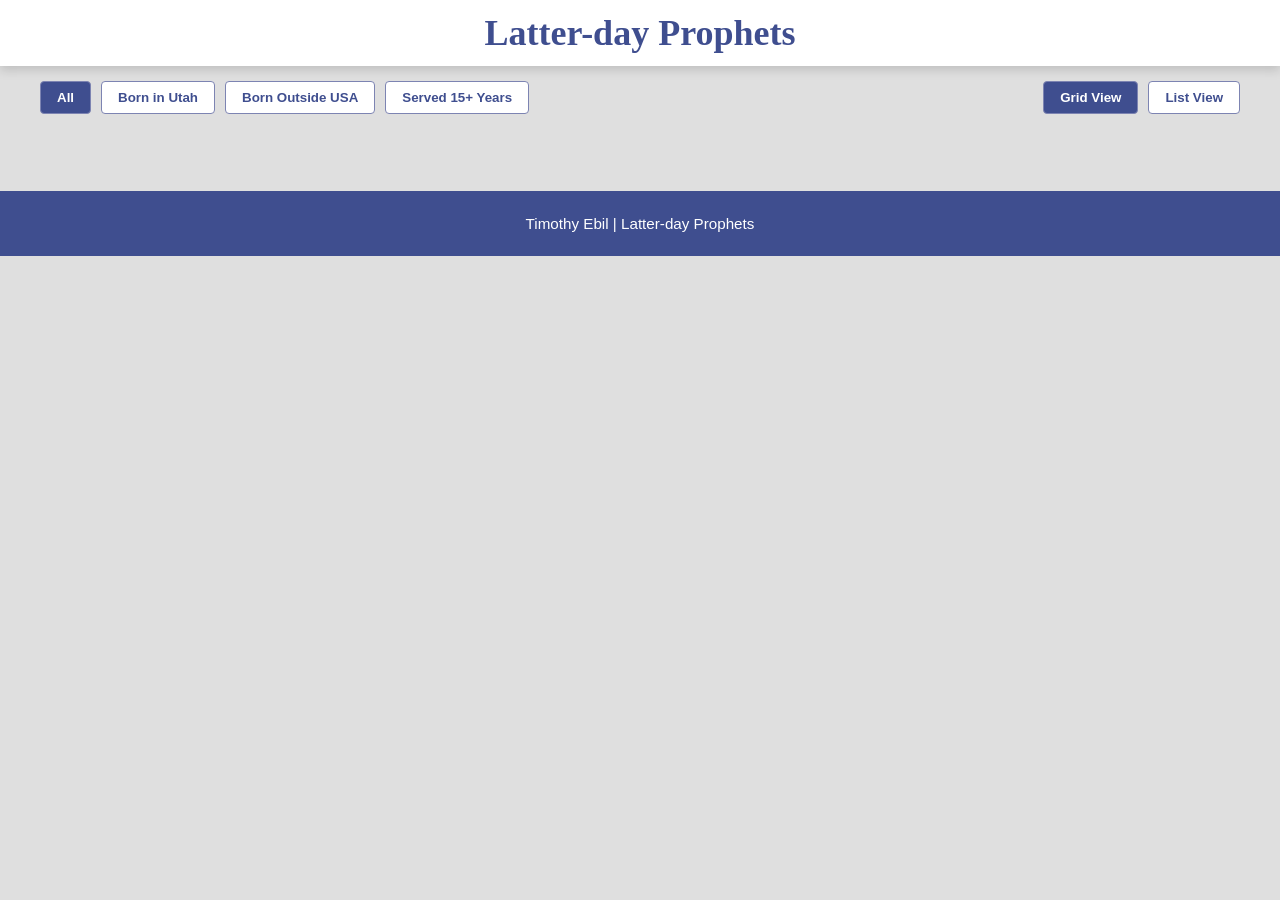
<file: prophets.html>
<!DOCTYPE html>
<html lang="en">
<head>
  <meta charset="UTF-8">
  <meta name="viewport" content="width=device-width, initial-scale=1.0">
  <meta name="author" content="Timothy Ebil">
  <title>Latter-day Prophets | Timothy Ebil Portfolio</title>
  <link rel="stylesheet" href="styles/prophets.css">
  <script src="scripts/prophets.js" defer></script>
</head>
<body>
  <header>
    <h1>Latter-day Prophets</h1>
  </header>
  
  <nav class="controls-bar">
    <div class="filter-group">
      <button id="all" class="active">All</button>
      <button id="utah">Born in Utah</button>
      <button id="outside">Born Outside USA</button>
      <button id="long-serve">Served 15+ Years</button>
    </div>
    <div class="layout-group">
      <button id="gridBtn" class="active">Grid View</button>
      <button id="listBtn">List View</button>
    </div>
  </nav>

  <main>
    <div id="cards" class="grid-view"></div>
  </main>
  
  <footer>
    Timothy Ebil | Latter-day Prophets
  </footer>
</body>
</html>
</file>
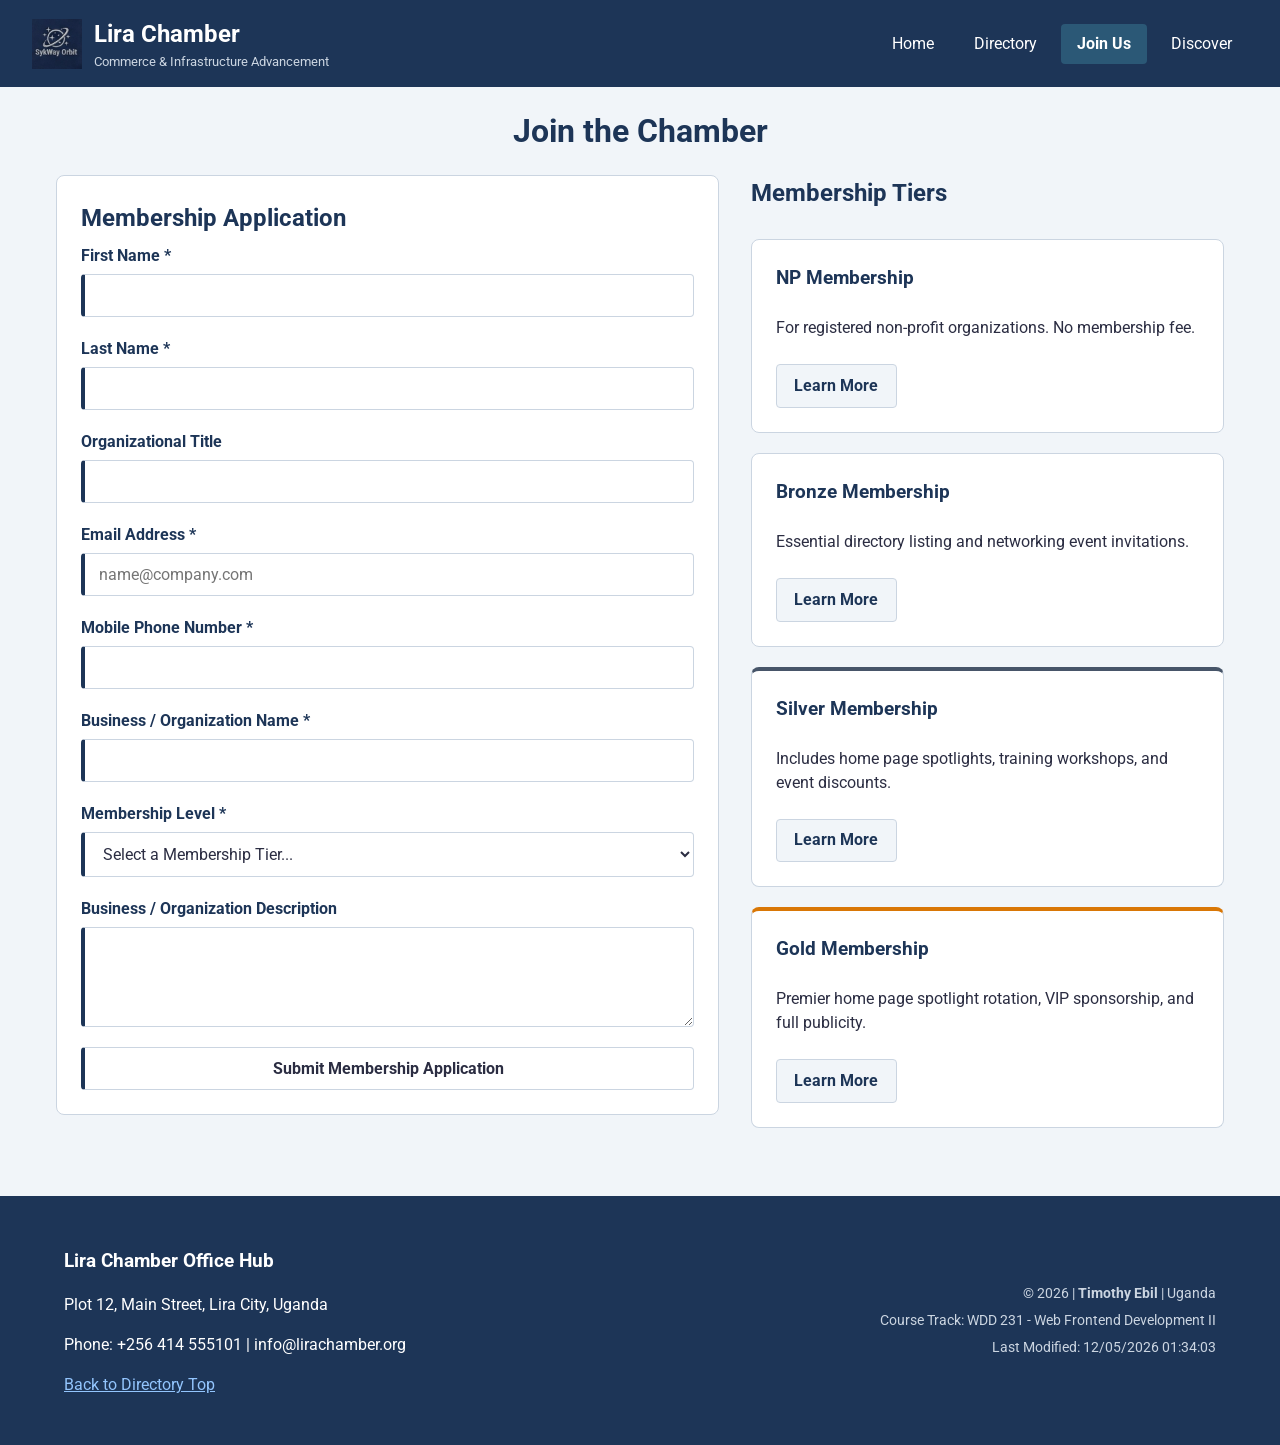
<file: chamber/join.html>
<!DOCTYPE html>
<html lang="en">
<head>
    <meta charset="UTF-8">
    <meta name="viewport" content="width=device-width, initial-scale=1.0">
    <title>Lira Chamber of Commerce - Join Us</title>
    <meta name="description" content="Apply for membership with the Lira Chamber of Commerce. Explore Non-Profit, Bronze, Silver, and Gold business partnership tiers.">
    <meta name="author" content="Timothy Ebil">
    
    <!-- Favicon -->
    <link rel="icon" href="images/sykway-logo.webp" type="image/webp">
    
    <!-- Exact Google Fonts Links Required by the Autograder -->
    <link rel="preconnect" href="https://fonts.googleapis.com">
    <link rel="preconnect" href="https://fonts.gstatic.com" crossorigin>
    <link href="https://fonts.googleapis.com/css2?family=Roboto:wght@300;400;700&display=swap" rel="stylesheet">
    
    <!-- Open Graph Meta Tags -->
    <meta property="og:title" content="Lira Chamber of Commerce - Membership Application">
    <meta property="og:description" content="Join our regional business network to access training, advertising spotlights, and trade events.">
    <meta property="og:image" content="https://timothyebil.github.io/wdd231/chamber/images/sykway-logo.webp">
    <meta property="og:url" content="https://timothyebil.github.io/wdd231/chamber/join.html">
    <meta property="og:type" content="website">
    
    <!-- External Stylesheets -->
    <link rel="stylesheet" href="styles/chamber-small.css">
    <link rel="stylesheet" href="styles/chamber-larger.css">
    
    <!-- Deferred JavaScript Module -->
    <script src="scripts/join.js" defer></script>
</head>
<body>
    <header>
        <div class="brand-group">
            <img src="images/sykway-logo.webp" class="site-logo" alt="SykWay Orbit Brand Logo" width="50" height="50">
            <div class="brand-text">
                <div class="header-title">Lira Chamber</div>
                <span>Commerce &amp; Infrastructure Advancement</span>
            </div>
        </div>
        <button id="navToggle" aria-label="Toggle Navigation Options Menu" aria-expanded="false">☰</button>
        <nav id="primaryNav">
            <a href="index.html">Home</a>
            <a href="directory.html">Directory</a>
            <a href="join.html" class="active">Join Us</a>
            <a href="discover.html">Discover</a>
        </nav>
    </header>

    <main>
        <h1>Join the Chamber</h1>

        <div class="join-layout">
            <!-- Membership Application Form -->
            <section class="chamber-card">
                <h2>Membership Application</h2>
                <form method="get" action="thankyou.html" class="join-form">
                    <label>
                        First Name *
                        <input type="text" name="fname" title="Enter your first name" autocomplete="given-name" required>
                    </label>

                    <label>
                        Last Name *
                        <input type="text" name="lname" title="Enter your last name" autocomplete="family-name" required>
                    </label>

                    <label>
                        Organizational Title
                        <input type="text" name="orgtitle" title="Letters, hyphens, and spaces only (minimum 7 characters)" autocomplete="organization-title" pattern="[A-Za-z\-\s]{7,}">
                    </label>

                    <label>
                        Email Address *
                        <input type="email" name="email" title="Enter a valid email address" autocomplete="email" placeholder="name@company.com" required>
                    </label>

                    <label>
                        Mobile Phone Number *
                        <input type="tel" name="phone" title="Enter your mobile phone number" autocomplete="tel" required>
                    </label>

                    <label>
                        Business / Organization Name *
                        <input type="text" name="organization" title="Enter your business or organization name" autocomplete="organization" required>
                    </label>

                    <label>
                        Membership Level *
                        <select name="membership" title="Select a membership tier" required>
                            <option value="" disabled selected>Select a Membership Tier...</option>
                            <option value="np">NP Membership (Non-Profit - No Fee)</option>
                            <option value="bronze">Bronze Membership</option>
                            <option value="silver">Silver Membership</option>
                            <option value="gold">Gold Membership</option>
                        </select>
                    </label>

                    <label>
                        Business / Organization Description
                        <textarea name="description" title="Describe your business or organization" rows="4"></textarea>
                    </label>

                    <input type="hidden" name="timestamp" id="formTimestamp">

                    <input type="submit" value="Submit Membership Application" class="cta-btn submit-btn">
                </form>
            </section>

            <!-- Membership Tier Cards -->
            <section class="tier-cards-box">
                <h2>Membership Tiers</h2>

                <div class="chamber-card tier-card">
                    <h3>NP Membership</h3>
                    <p>For registered non-profit organizations. No membership fee.</p>
                    <a href="#modal-np" class="toggle-btn modal-open-btn" data-modal="modal-np">Learn More</a>
                </div>

                <div class="chamber-card tier-card anim-card-2">
                    <h3>Bronze Membership</h3>
                    <p>Essential directory listing and networking event invitations.</p>
                    <a href="#modal-bronze" class="toggle-btn modal-open-btn" data-modal="modal-bronze">Learn More</a>
                </div>

                <div class="chamber-card tier-card tier-silver anim-card-3">
                    <h3>Silver Membership</h3>
                    <p>Includes home page spotlights, training workshops, and event discounts.</p>
                    <a href="#modal-silver" class="toggle-btn modal-open-btn" data-modal="modal-silver">Learn More</a>
                </div>

                <div class="chamber-card tier-card tier-gold anim-card-4">
                    <h3>Gold Membership</h3>
                    <p>Premier home page spotlight rotation, VIP sponsorship, and full publicity.</p>
                    <a href="#modal-gold" class="toggle-btn modal-open-btn" data-modal="modal-gold">Learn More</a>
                </div>
            </section>
        </div>

        <!-- Four HTML Modals -->
        <dialog id="modal-np" class="tier-modal">
            <div class="modal-header">
                <h3>NP Membership Benefits</h3>
                <button type="button" class="modal-close-btn" aria-label="Close modal">✕</button>
            </div>
            <p><strong>Annual Fee:</strong> Free (Registered Non-Profits Only)</p>
            <ul>
                <li>Full listing in the online Chamber Business Directory</li>
                <li>Invitations to monthly community networking mixers</li>
                <li>Access to regional civic partnership forums</li>
            </ul>
        </dialog>

        <dialog id="modal-bronze" class="tier-modal">
            <div class="modal-header">
                <h3>Bronze Membership Benefits</h3>
                <button type="button" class="modal-close-btn" aria-label="Close modal">✕</button>
            </div>
            <p><strong>Annual Fee:</strong> UGX 350,000 / year</p>
            <ul>
                <li>Standard Business Directory profile with logo and link</li>
                <li>10% discount on Chamber business boot camps and workshops</li>
                <li>Monthly regional trade newsletter feature</li>
            </ul>
        </dialog>

        <dialog id="modal-silver" class="tier-modal">
            <div class="modal-header">
                <h3>Silver Membership Benefits</h3>
                <button type="button" class="modal-close-btn" aria-label="Close modal">✕</button>
            </div>
            <p><strong>Annual Fee:</strong> UGX 750,000 / year</p>
            <ul>
                <li>All Bronze benefits plus 25% discount on event booths</li>
                <li>Eligibility for random Home Page Spotlight advertisements</li>
                <li>Priority access to regional export and logistics seminars</li>
            </ul>
        </dialog>

        <dialog id="modal-gold" class="tier-modal">
            <div class="modal-header">
                <h3>Gold Membership Benefits</h3>
                <button type="button" class="modal-close-btn" aria-label="Close modal">✕</button>
            </div>
            <p><strong>Annual Fee:</strong> UGX 1,500,000 / year</p>
            <ul>
                <li>All Silver benefits plus guaranteed Home Page Spotlight rotation</li>
                <li>VIP sponsorship recognition at the Annual Agro-Business Expo</li>
                <li>Dedicated social media and press release promotions</li>
            </ul>
        </dialog>
    </main>

    <footer>
        <div class="footer-contact"> 
            <h3>Lira Chamber Office Hub</h3>
            <p>Plot 12, Main Street, Lira City, Uganda</p>
            <p>Phone: +256 414 555101 | info@lirachamber.org</p>
            <p><a href="directory.html">Back to Directory Top</a></p>
        </div>
        <div class="footer-dev-meta">
            <p>&copy; <span id="yearNode"></span> | <strong>Timothy Ebil</strong> | Uganda</p>
            <p>Course Track: WDD 231 - Web Frontend Development II</p>
            <p id="modNode"></p>
        </div>
    </footer>
</body>
</html>
</file>
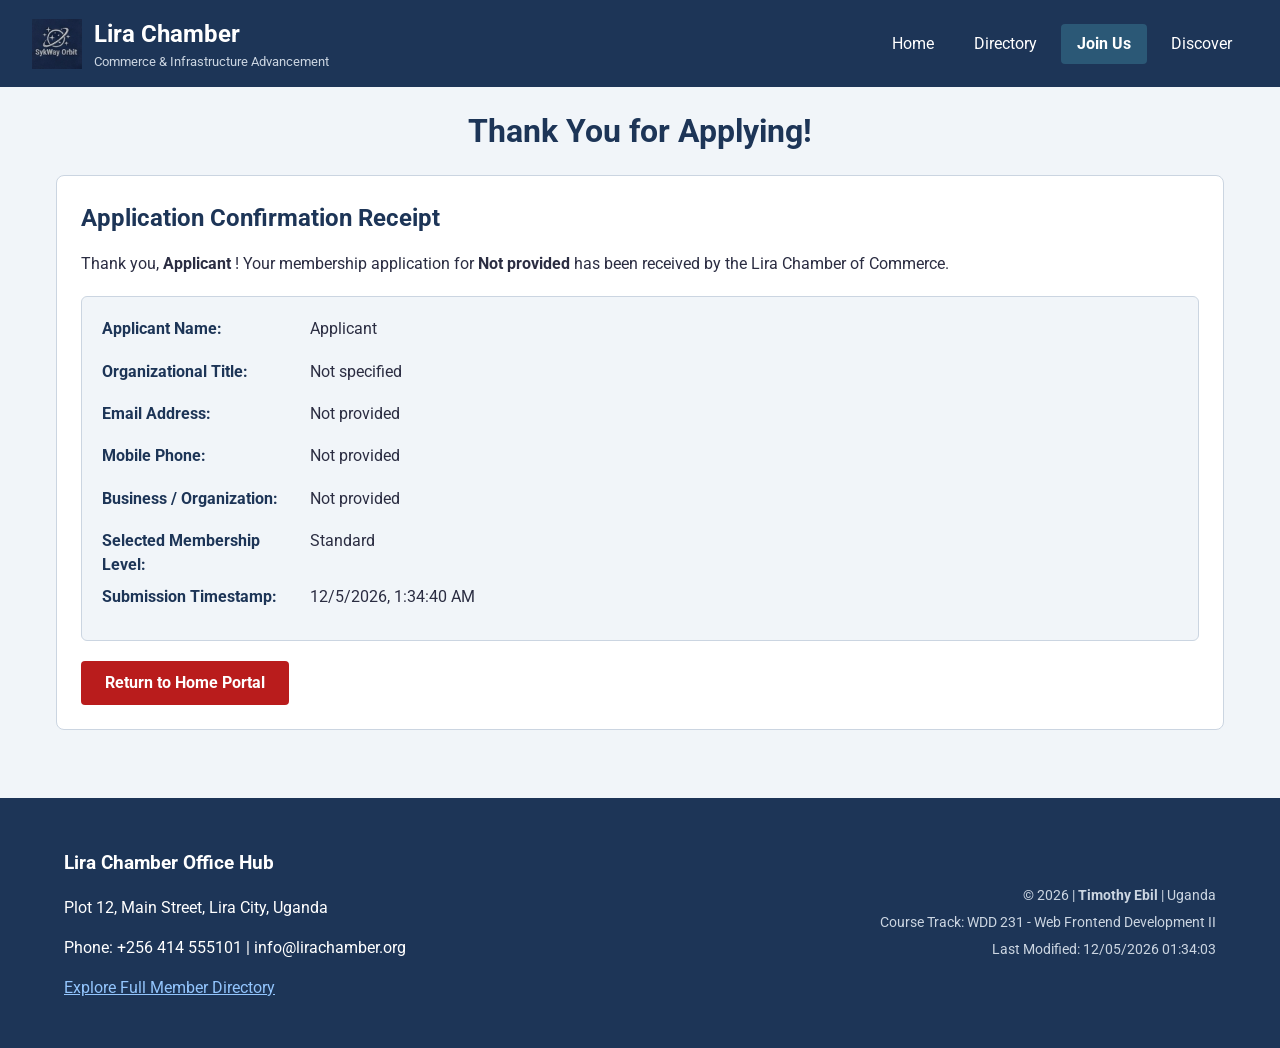
<file: chamber/thankyou.html>
<!DOCTYPE html>
<html lang="en">
<head>
    <meta charset="UTF-8">
    <meta name="viewport" content="width=device-width, initial-scale=1.0">
    <title>Lira Chamber of Commerce - Application Received</title>
    <meta name="description" content="Thank you for submitting your membership application to the Lira Chamber of Commerce.">
    <meta name="author" content="Timothy Ebil">

    <link rel="icon" href="images/sykway-logo.webp" type="image/webp">

    <!-- Exact Google Fonts Links Required by the Autograder -->
    <link rel="preconnect" href="https://fonts.googleapis.com">
    <link rel="preconnect" href="https://fonts.gstatic.com" crossorigin>
    <link href="https://fonts.googleapis.com/css2?family=Roboto:wght@300;400;700&display=swap" rel="stylesheet">
    
    <!-- Open Graph Meta Tags -->
    <meta property="og:title" content="Lira Chamber of Commerce - Membership Application">
    <meta property="og:description" content="Join our regional business network to access training, advertising spotlights, and trade events.">
    <meta property="og:image" content="timothyebil.github.io/wdd231/chamber/images/sykway-logo.webp">
    <meta property="og:url" content="https://timothyebil.github.io/wdd231/chamber/thankyou.html">
    <meta property="og:type" content="website">
    
    <link rel="stylesheet" href="styles/normalize.css">
    <link rel="stylesheet" href="styles/chamber-small.css">
    <link rel="stylesheet" href="styles/chamber-larger.css">

    <script src="scripts/join.js" defer></script>
</head>
<body>
    <header>
        <div class="brand-group">
            <img src="images/sykway-logo.webp" class="site-logo" alt="SykWay Orbit Brand Logo" width="50" height="50">
            <div class="brand-text">
                <div class="header-title">Lira Chamber</div>
                <span>Commerce &amp; Infrastructure Advancement</span>
            </div>
        </div>
        <button id="navToggle" aria-label="Toggle Navigation Options Menu" aria-expanded="false">☰</button>
        <nav id="primaryNav">
            <a href="index.html">Home</a>
            <a href="directory.html">Directory</a>
            <a href="join.html" class="active">Join Us</a>
            <a href="discover.html">Discover</a>
        </nav>
    </header>

    <main>
        <h1>Thank You for Applying!</h1>
        <section id="applicationSummary" class="chamber-card">
            <p>Loading your application details...</p>
        </section>
    </main>

    <footer>
        <div class="footer-contact">
            <h3>Lira Chamber Office Hub</h3>
            <p>Plot 12, Main Street, Lira City, Uganda</p>
            <p>Phone: +256 414 555101 | info@lirachamber.org</p>
            <p><a href="directory.html">Explore Full Member Directory</a></p>
        </div>
        <div class="footer-dev-meta">
            <p>&copy; <span id="yearNode"></span> | <strong>Timothy Ebil</strong> | Uganda</p>
            <p>Course Track: WDD 231 - Web Frontend Development II</p>
            <p id="modNode"></p>
        </div>
    </footer>
</body>
</html>
</file>
<file: styles/prophets.css>
/* Core Page Architecture & Mockup Matching Colors */
body {
  font-family: 'Roboto', Arial, sans-serif;
  background-color: #dfdfdf;
  margin: 0;
  padding: 0;
}

header {
  background-color: #ffffff;
  padding: 0.75rem 0;
  text-align: center;
  box-shadow: 0 4px 10px rgba(0, 0, 0, 0.15);
}

h1 {
  color: #3f4e8f;
  font-size: 2.25rem;
  margin: 0;
  font-family: Georgia, serif;
}

/* Consolidated Interaction Control Bar */
.controls-bar {
  display: flex;
  flex-direction: column;
  align-items: center;
  gap: 15px;
  background-color: #cbd0e7;
  padding: 15px;
  border-bottom: 1px solid #7d84b2;
}

.filter-group, .layout-group {
  display: flex;
  flex-wrap: wrap;
  justify-content: center;
  gap: 10px;
}

.controls-bar button {
  background-color: #ffffff;
  color: #3f4e8f;
  border: 1px solid #7d84b2;
  padding: 8px 16px;
  font-weight: bold;
  cursor: pointer;
  border-radius: 4px;
  transition: all 0.2s ease;
}

.controls-bar button:hover, .controls-bar button.active {
  background-color: #3f4e8f;
  color: #ffffff;
}

/* Fluid Auto-Fit Columns (Zero Mobile Media Queries Required) */
#cards.grid-view {
  display: grid;
  grid-template-columns: repeat(auto-fit, minmax(250px, 1fr));
  gap: 12px;
  padding: 15px;
  max-width: 1200px;
  margin: 0 auto;
}

/* Column Flex List Alternative View */
#cards.list-view {
  display: flex;
  flex-direction: column;
  gap: 15px;
  max-width: 800px;
  margin: 0 auto;
  padding: 15px;
}

/* Card Visual Units matching Mockups */
section {
  background-color: #cbd0e7;
  border: 1px solid #7d84b2;
  padding: 1.5rem;
  text-align: center;
  box-shadow: 2px 2px 8px rgba(0, 0, 0, 0.1);
}

h2 {
  color: #3f4e8f;
  margin: 0 0 10px 0;
  font-size: 1.6rem;
  font-family: Georgia, serif;
}

p {
  margin: 4px 0;
  font-size: 0.9rem;
  color: #222222;
}

/* Portrait Image Drop Shadow Treatment */
img {
  max-width: 100%;
  height: auto;
  margin-top: 15px;
  border: 1px solid #333;
  box-shadow: 5px 5px 15px rgba(0, 0, 0, 0.7);
  background-color: #eeeeee;
}

/* Desktop Presentation Extensions */
@media (min-width: 650px) {
  .controls-bar {
    flex-direction: row;
    justify-content: space-between;
    max-width: 1200px;
    margin: 0 auto;
    background-color: transparent;
    border-bottom: none;
  }

  #cards.list-view section {
    display: flex;
    flex-direction: row;
    justify-content: space-between;
    text-align: left;
    align-items: center;
    padding: 1rem 2rem;
  }
  
  #cards.list-view img {
    margin-top: 0;
    max-height: 100px;
    width: auto;
  }
}

footer {
  text-align: center;
  padding: 1.5rem;
  background-color: #3f4e8f;
  color: white;
  margin-top: 2rem;
  font-size: 0.95rem;
}
</file>
<file: chamber/styles/chamber-small.css>
*, *::before, *::after {
    box-sizing: border-box;
}

:root {
    --primary: #1d3557;
    --secondary: #2b5876;
    --accent: #b91c1c;
    --bg: #f1f5f9;
    --surface: #ffffff;
    --zebra: #e2e8f0;
    --text: #2b2d42;
    --slate: #cbd5e1;
    --muted: #475569;
    --link-light: #93c5fd;
    --valid: #15803d;
    --gold-bg: #fef3c7;
    --gold-bdr: #d97706;
    --gold-txt: #78350f;
    --member-bg: #e0f2fe;
    --member-bdr: #0284c7;
    --member-txt: #0369a1;
}

html, body {
    max-width: 100%;
    overflow-x: hidden;
    margin: 0;
    font-family: 'Roboto', sans-serif;
    color: var(--text);
    background: var(--bg);
    line-height: 1.5;
}

header {
    background: var(--primary);
    color: var(--surface);
    padding: 1rem;
    display: flex;
    flex-direction: column;
    position: relative;
}

.brand-group {
    display: flex;
    align-items: center;
    gap: 0.75rem;
    padding-right: 2.5rem;
}

.header-title {
    font-size: 1.5rem;
    font-weight: 700;
}

.brand-text span {
    display: block;
    font-size: 0.8rem;
    color: var(--slate);
}

.site-logo {
    transition: transform 0.6s ease;
}

.brand-group:hover .site-logo {
    transform: rotate(360deg);
}

#navToggle {
    position: absolute;
    right: 1rem;
    top: 1.1rem;
    background: var(--primary);
    border: 0;
    color: var(--surface);
    font-size: 1.8rem;
    cursor: pointer;
}

#primaryNav {
    display: flex;
    flex-direction: column;
    max-height: 0;
    opacity: 0;
    overflow: hidden;
    transition: max-height 0.35s ease, opacity 0.25s ease;
}

#primaryNav.open {
    max-height: 260px;
    opacity: 1;
    margin-top: 1rem;
}

#primaryNav a {
    color: var(--surface);
    text-decoration: none;
    padding: 0.75rem 1rem;
    border-top: 1px solid var(--secondary);
}

#primaryNav a:hover, #primaryNav a.active {
    background: var(--secondary);
    font-weight: 700;
}

main {
    max-width: 1200px;
    margin: 0 auto;
    padding: 1.25rem 1rem;
}

main h1 {
    text-align: center;
    color: var(--primary);
    margin: 0 0 1.25rem;
}

.visually-hidden {
    position: absolute;
    width: 1px;
    height: 1px;
    overflow: hidden;
    clip-path: inset(50%);
}

.home-grid, .spotlight-grid, .join-layout, .tier-cards-box, .join-form {
    display: flex;
    flex-direction: column;
    gap: 1.25rem;
}

.hero-box {
    position: relative;
    border-radius: 8px;
    overflow: hidden;
    border: 1px solid var(--slate);
}

.hero-img {
    width: 100%;
    max-height: 420px;
    object-fit: cover;
    display: block;
}

.cta-overlay {
    background: var(--primary);
    color: var(--surface);
    padding: 1.25rem 1.5rem;
    text-align: center;
}

.cta-overlay h2 {
    margin: 0 0 0.35rem;
    color: var(--surface);
}

.cta-overlay p {
    margin: 0 0 0.85rem;
    color: var(--slate);
}

.cta-btn {
    display: inline-block;
    background: var(--accent);
    color: var(--surface);
    padding: 0.65rem 1.5rem;
    border-radius: 4px;
    font-weight: 700;
    text-decoration: none;
    border: 0;
    cursor: pointer;
}

.chamber-card, .spotlight-card, .grid-mode .directory-card {
    background: var(--surface);
    border-radius: 8px;
    padding: 1.5rem;
    border: 1px solid var(--slate);
    display: flex;
    flex-direction: column;
}

.chamber-card h2, .spotlight-section-wrapper h2, .directory-control-bar h2, .tier-cards-box h2, .modal-header h3, .forecast-day h4, .directory-card h3, .spotlight-card h3, .tier-card h3 {
    margin: 0 0 0.5rem;
    color: var(--primary);
}

.event-item {
    padding-bottom: 1rem;
    margin-bottom: 1rem;
    border-bottom: 1px dashed var(--slate);
}

.event-item:last-child {
    border-bottom: 0;
    margin-bottom: 0;
    padding-bottom: 0;
}

.event-date, .weather-desc, .forecast-day p {
    font-weight: 700;
    color: var(--secondary);
    margin: 0.25rem 0;
}

.weather-now {
    display: flex;
    align-items: center;
    gap: 1rem;
}

.main-temp {
    font-size: 2.2rem;
    font-weight: 700;
    color: var(--primary);
}

.weather-divider, .spotlight-divider {
    border: 0;
    height: 1px;
    background: var(--slate);
    margin: 1rem 0;
    width: 100%;
}

.forecast-grid {
    display: flex;
    gap: 0.5rem;
}

.forecast-day {
    flex: 1;
    background: var(--bg);
    padding: 0.65rem;
    border-radius: 6px;
    text-align: center;
    border: 1px solid var(--slate);
}

.directory-control-bar {
    display: flex;
    flex-direction: column;
    align-items: center;
    gap: 1rem;
    background: var(--surface);
    padding: 1rem;
    margin-bottom: 1.75rem;
    border-radius: 8px;
    border: 1px solid var(--slate);
}

.view-toggle-buttons {
    display: flex;
    gap: 0.5rem;
}

.toggle-btn, .modal-close-btn {
    background: var(--bg);
    color: var(--primary);
    border: 1px solid var(--slate);
    padding: 0.55rem 1.1rem;
    border-radius: 4px;
    font-weight: 700;
    cursor: pointer;
    text-decoration: none;
}

.toggle-btn.active, .toggle-btn:hover {
    background: var(--secondary);
    color: var(--surface);
}

.grid-mode {
    display: grid;
    grid-template-columns: 1fr;
    gap: 1.5rem;
}

.grid-mode .directory-card {
    align-items: center;
    text-align: center;
}

.card-image-box {
    height: 90px;
    display: flex;
    align-items: center;
    justify-content: center;
    margin-bottom: 0.75rem;
}

.card-image-box img {
    max-width: 180px;
    max-height: 90px;
    object-fit: contain;
}

.company-tagline {
    font-style: italic;
    color: var(--muted);
    font-size: 0.9rem;
    margin: 0.4rem 0 1rem;
}

.grid-mode .company-details {
    width: 100%;
    margin-top: auto;
    padding-top: 0.85rem;
    border-top: 1px solid var(--bg);
    text-align: left;
}

.company-details p, .spot-info {
    margin: 0.35rem 0;
    font-size: 0.9rem;
    word-break: break-word;
}

.company-web-link a, .spot-link {
    color: var(--primary);
    font-weight: 700;
}

.membership-badge {
    display: inline-block;
    padding: 0.3rem 0.85rem;
    border-radius: 4px;
    font-size: 0.75rem;
    font-weight: 700;
    text-transform: uppercase;
    margin-top: 0.85rem;
}

.tier-gold { border-top: 4px solid var(--gold-bdr); }
.tier-gold .membership-badge { background: var(--gold-bg); border: 1px solid var(--gold-bdr); color: var(--gold-txt); }

.tier-silver { border-top: 4px solid var(--muted); }
.tier-silver .membership-badge { background: var(--bg); border: 1px solid var(--muted); color: var(--text); }

.tier-member { border-top: 4px solid var(--member-bdr); }
.tier-member .membership-badge { background: var(--member-bg); border: 1px solid var(--member-bdr); color: var(--member-txt); }

.list-mode {
    display: flex;
    flex-direction: column;
    border: 1px solid var(--slate);
    border-radius: 8px;
    overflow: hidden;
    background: var(--surface);
}

.list-mode .directory-card {
    padding: 1rem;
    border-bottom: 1px solid var(--slate);
    display: flex;
    flex-direction: column;
    gap: 0.35rem;
}

.list-mode .directory-card:nth-child(even) {
    background: var(--zebra);
}

.list-mode .card-image-box, .list-mode .company-tagline, .list-mode .membership-badge {
    display: none;
}

.join-form label {
    display: flex;
    flex-direction: column;
    gap: 0.35rem;
    font-weight: 700;
    color: var(--primary);
}

.join-form input, .join-form select, .join-form textarea {
    padding: 0.7rem 0.85rem;
    border: 1px solid var(--slate);
    border-left: 4px solid var(--primary);
    border-radius: 4px;
    font-family: inherit;
    font-size: 1rem;
    color: var(--text);
    background: var(--surface);
}

.join-form input:required:valid, .join-form select:required:valid {
    border-left-color: var(--valid);
}

@keyframes slideFadeIn {
    0% { opacity: 0; transform: translateY(18px); }
    100% { opacity: 1; transform: translateY(0); }
}

.tier-card {
    animation: slideFadeIn 0.6s ease-out both;
}

.anim-card-2 { animation-delay: 0.15s; }
.anim-card-3 { animation-delay: 0.3s; }
.anim-card-4 { animation-delay: 0.45s; }

.tier-card .toggle-btn {
    align-self: flex-start;
    margin-top: 0.5rem;
}

.tier-modal {
    border: 1px solid var(--slate);
    border-radius: 8px;
    padding: 1.5rem;
    max-width: 480px;
    width: 90%;
    color: var(--text);
    background: var(--surface);
}

.tier-modal::backdrop {
    background: var(--primary);
    opacity: 0.85;
}

.modal-header {
    display: flex;
    justify-content: space-between;
    align-items: center;
    border-bottom: 1px solid var(--slate);
    padding-bottom: 0.75rem;
    margin-bottom: 1rem;
}

.summary-list {
    display: grid;
    grid-template-columns: 1fr;
    gap: 0.5rem;
    background: var(--bg);
    padding: 1.25rem;
    border-radius: 6px;
    border: 1px solid var(--slate);
    margin: 1.25rem 0;
}

.summary-list dt {
    font-weight: 700;
    color: var(--primary);
}

.summary-list dd {
    margin: 0 0 0.65rem;
}

footer {
    background: var(--primary);
    color: var(--surface);
    padding: 2rem 1rem;
    text-align: center;
    margin-top: 3rem;
}

.footer-contact {
    border-bottom: 1px solid var(--secondary);
    padding-bottom: 1.25rem;
    margin-bottom: 1.25rem;
}

.footer-contact a {
    color: var(--link-light);
}

.footer-dev-meta p {
    margin: 0.35rem 0;
    font-size: 0.9rem;
    color: var(--slate);
}
</file>
<file: chamber/styles/chamber-larger.css>
@media screen and (min-width: 640px) {
    header, .directory-control-bar {
        flex-direction: row;
        justify-content: space-between;
        align-items: center;
        padding: 1rem 2rem;
    }

    #navToggle {
        display: none;
    }

    #primaryNav {
        flex-direction: row;
        max-height: none;
        opacity: 1;
        overflow: visible;
        margin-top: 0;
    }

    #primaryNav a {
        border-top: 0;
        margin-left: 0.5rem;
        border-radius: 4px;
        padding: 0.5rem 1rem;
    }

    .cta-overlay {
        position: absolute;
        bottom: 0;
        left: 0;
        right: 0;
    }

    .grid-mode {
        grid-template-columns: repeat(auto-fit, minmax(290px, 1fr));
        gap: 1.75rem;
    }

    .list-mode .directory-card, .list-mode .company-details {
        display: grid;
        grid-template-columns: 1.5fr 2.5fr;
        align-items: center;
        gap: 1rem;
    }

    .list-mode .company-details {
        grid-template-columns: 2fr 1.4fr 1fr;
    }
}

@media screen and (min-width: 768px) {
    .home-grid {
        display: grid;
        grid-template-columns: 2fr 1fr;
        gap: 1.75rem;
    }

    .hero-box, .spotlight-section-wrapper {
        grid-column: 1 / -1;
    }

    .spotlight-grid, .grid-mode {
        display: grid;
        grid-template-columns: repeat(3, 1fr);
        gap: 1.5rem;
    }

    .spotlight-card {
        align-items: center;
        text-align: center;
    }

    .join-layout {
        display: grid;
        grid-template-columns: 1.4fr 1fr;
        align-items: start;
        gap: 2rem;
    }

    .summary-list {
        grid-template-columns: 200px 1fr;
    }
}

@media screen and (min-width: 1024px) {
    footer {
        display: flex;
        justify-content: space-between;
        align-items: center;
        text-align: left;
        padding: 2rem 4rem;
    }

    .footer-contact {
        border-bottom: 0;
        padding-bottom: 0;
        margin-bottom: 0;
    }

    .footer-dev-meta {
        text-align: right;
    }
}
</file>
